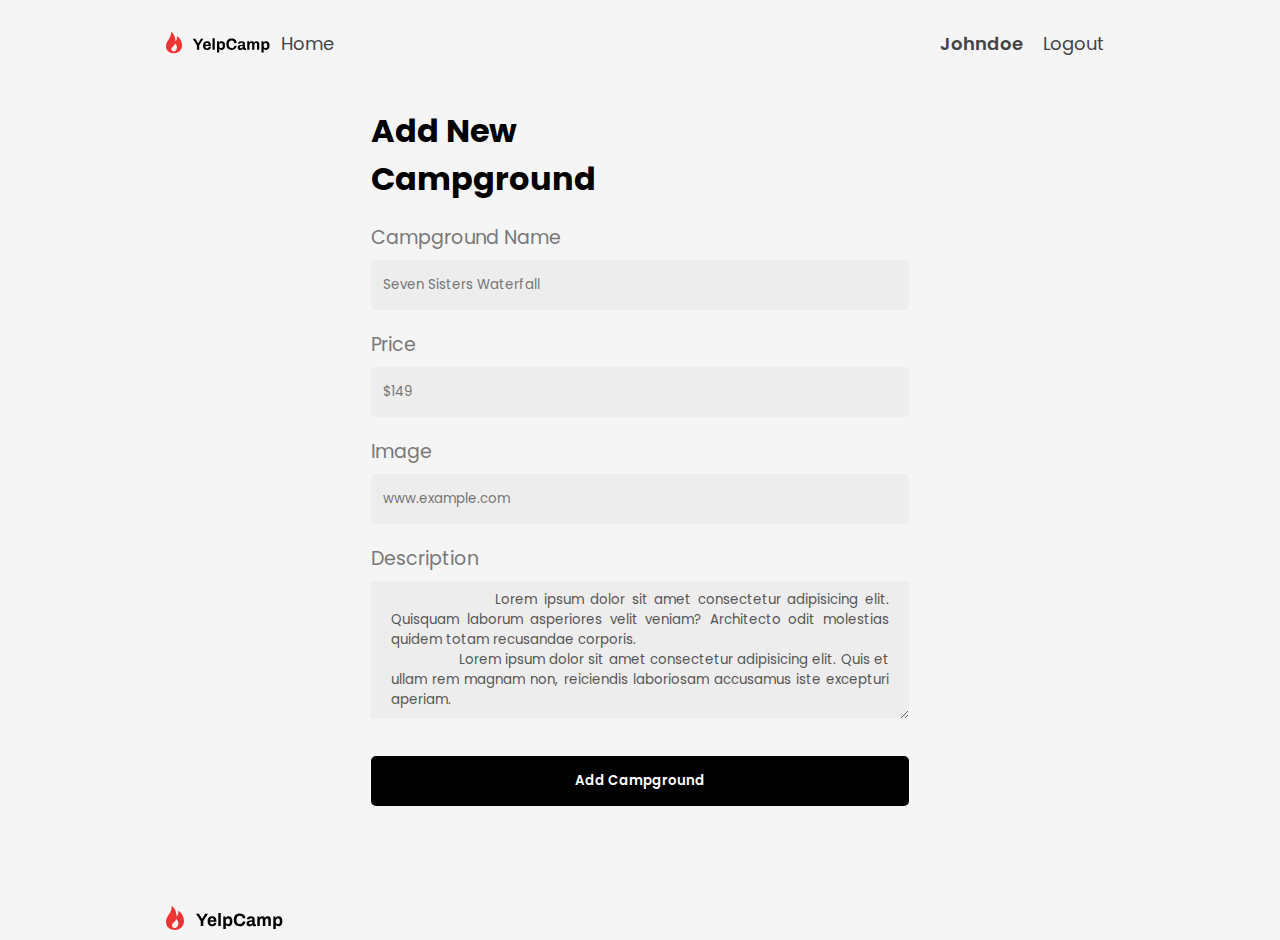
<file: Index.html>
<!DOCTYPE html>
<html lang="en">
  <head>
    <meta charset="UTF-8" />
    <meta name="viewport" content="width=device-width, initial-scale=1.0" />
    <title>Yelp Camp</title>
    <link
      rel="stylesheet"
      href="https://cdnjs.cloudflare.com/ajax/libs/font-awesome/4.7.0/css/font-awesome.css"
      integrity="sha512-5A8nwdMOWrSz20fDsjczgUidUBR8liPYU+WymTZP1lmY9G6Oc7HlZv156XqnsgNUzTyMefFTcsFH/tnJE/+xBg=="
      crossorigin="anonymous"
      referrerpolicy="no-referrer"
    />
    <link rel="stylesheet" href="/styles.css" />
  
</head>
  <body class="container">
    <header>
      <nav id="nav">
        <img src="/Assets/Logo.svg" alt="logo of yelpcamp" />
        <div class="links">
          <div class="left">
            <a href="#" class="home">Home</a>

            <ul class="right">
              <li><a href="#" class="username">Johndoe</a></li>
              <li><a href="#">Logout</a></li>
            </ul>
          </div>
        </div>
        <i class="fa fa-bars" aria-hidden="true"></i>
        <i class="fa fa-times" aria-hidden="true"></i>
      </nav>
    </header>

    <main class="main-container">
        <h1>Add New <br> Campground</h1>
        <form action="/Index.html">
            <label for="name">Campground Name</label> <br>
            <input type="text" name="name" id="name" placeholder="Seven Sisters Waterfall">
            <label for="price">Price</label> <br>
            <input type="text" name="price" id="price" placeholder="$149">
            <label for="image">Image</label> <br>
            <input type="text" name="image" id="image" placeholder="www.example.com">
            <label for="desc">Description</label> <br>
            <textarea rows="6" cols="3" id="desc">
                Lorem ipsum dolor sit amet consectetur adipisicing elit. Quisquam laborum asperiores velit veniam? Architecto odit molestias quidem totam recusandae corporis.
                Lorem ipsum dolor sit amet consectetur adipisicing elit. Quis et ullam rem magnam non, reiciendis laboriosam accusamus iste excepturi aperiam.
            </textarea>

            <input type="submit" value="Add Campground">
            
        </form>

    </main>
    <footer>
        <div class="logo-img">
            <img src="/Assets/Logo.svg" alt="image of the logo od YelpCamp">
        </div>
    </footer>

    <script src="/index.js"></script>
  </body>
</html>
</file>
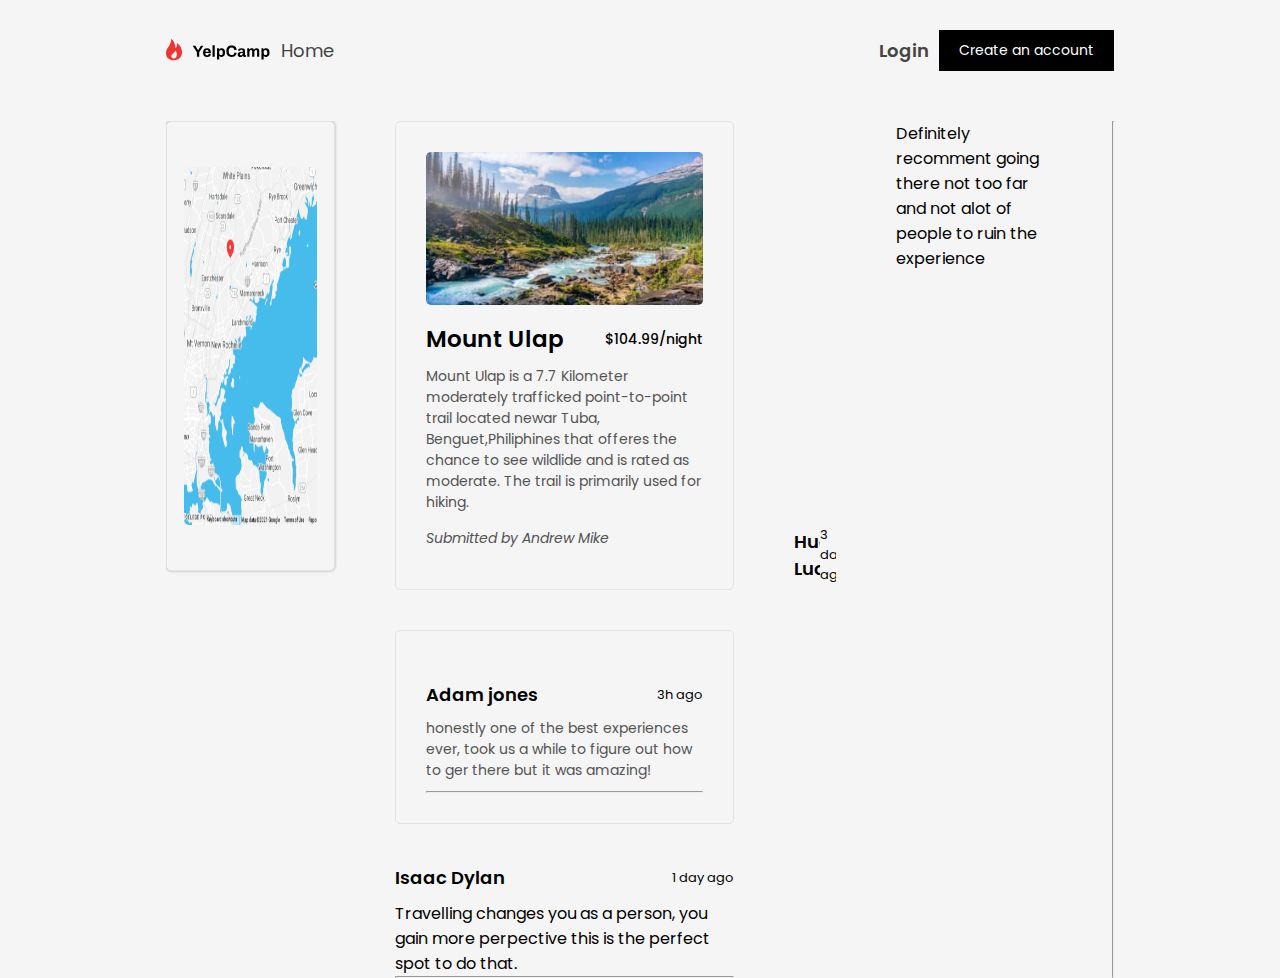
<file: Details.html>
<!DOCTYPE html>
<html lang="en">
<head>
    <meta charset="UTF-8">
    <meta name="viewport" content="width=device-width, initial-scale=1.0">
    <title>details</title>
       <link
      rel="stylesheet"
      href="https://cdnjs.cloudflare.com/ajax/libs/font-awesome/4.7.0/css/font-awesome.css"
      integrity="sha512-5A8nwdMOWrSz20fDsjczgUidUBR8liPYU+WymTZP1lmY9G6Oc7HlZv156XqnsgNUzTyMefFTcsFH/tnJE/+xBg=="
      crossorigin="anonymous"
      referrerpolicy="no-referrer"
    />
    <link rel="stylesheet" href="/styles.css" />
  
</head>
<body class="container">
     <header>
      <nav id="nav">
        <img src="/Assets/Logo.svg" alt="logo of yelpcamp" />
        <div class="links">
          <div class="left">
            <a href="#" class="home">Home</a>

            <ul class="right">
              <li><a href="#" class="username">Login</a></li>
              <li class="create"><a href="#" >Create an account</a></li>
            </ul>
          </div>
        </div>
        <i class="fa fa-bars" aria-hidden="true"></i>
        <i class="fa fa-times" aria-hidden="true"></i>
      </nav>
    </header>
    
    <main class="space detail">
        <div class="flex">

            <div class="left-card">
                <img src="/Assets/Map.png" alt="image of a map">
            </div>
            <div class="right">
                <div class="card">

                    <img src="/Assets/Camp Images/Compressed Images/Mount Ulap.jpg" alt=" image of a mountain's landscape">
                    <div class="title">
                        <p class="name">Mount Ulap</p>
                        <p class="rate">$104.99/night</p>
                    </div>
                    <p class="desc">
                        Mount Ulap is a 7.7 Kilometer moderately trafficked point-to-point trail
                        located newar Tuba, Benguet,Philiphines that offeres the chance to see wildlide and is rated as moderate. The trail is primarily used for hiking.
        
                    </p>
                    <p class="author">
                        Submitted by Andrew Mike
                    </p>
                </div>
                
                <div class="card">
                    <div class="title-head">
                    <p class="username">Adam jones</p>
                    <p class="time">3h ago</p>
                    </div>
                    <p class="desc">
                        honestly one of the best experiences ever, took us a while to figure out how to ger there but it was amazing!
                    </p>
                    <hr>
                </div>
                    <div class="title-head">
                    <p class="username">Isaac Dylan</p>
                    <p class="time">1 day ago</p>
                    </div>
                    <p class="desc">
                        Travelling changes you as a person, you gain more perpective this is the perfect spot to do that.
                    </p>
                    <hr>
                </div>
                    <div class="title-head">
                    <p class="username">Hudson Luca</p>
                    <p class="time">3 days ago</p>
                    </div>
                    <p class="desc">
                        Definitely recomment going there not too far and not alot of people to ruin the experience
                    </p>
                    <hr>
                </div>
            </div>
        </div>
    </main>
    
</body>
</html>
</file>
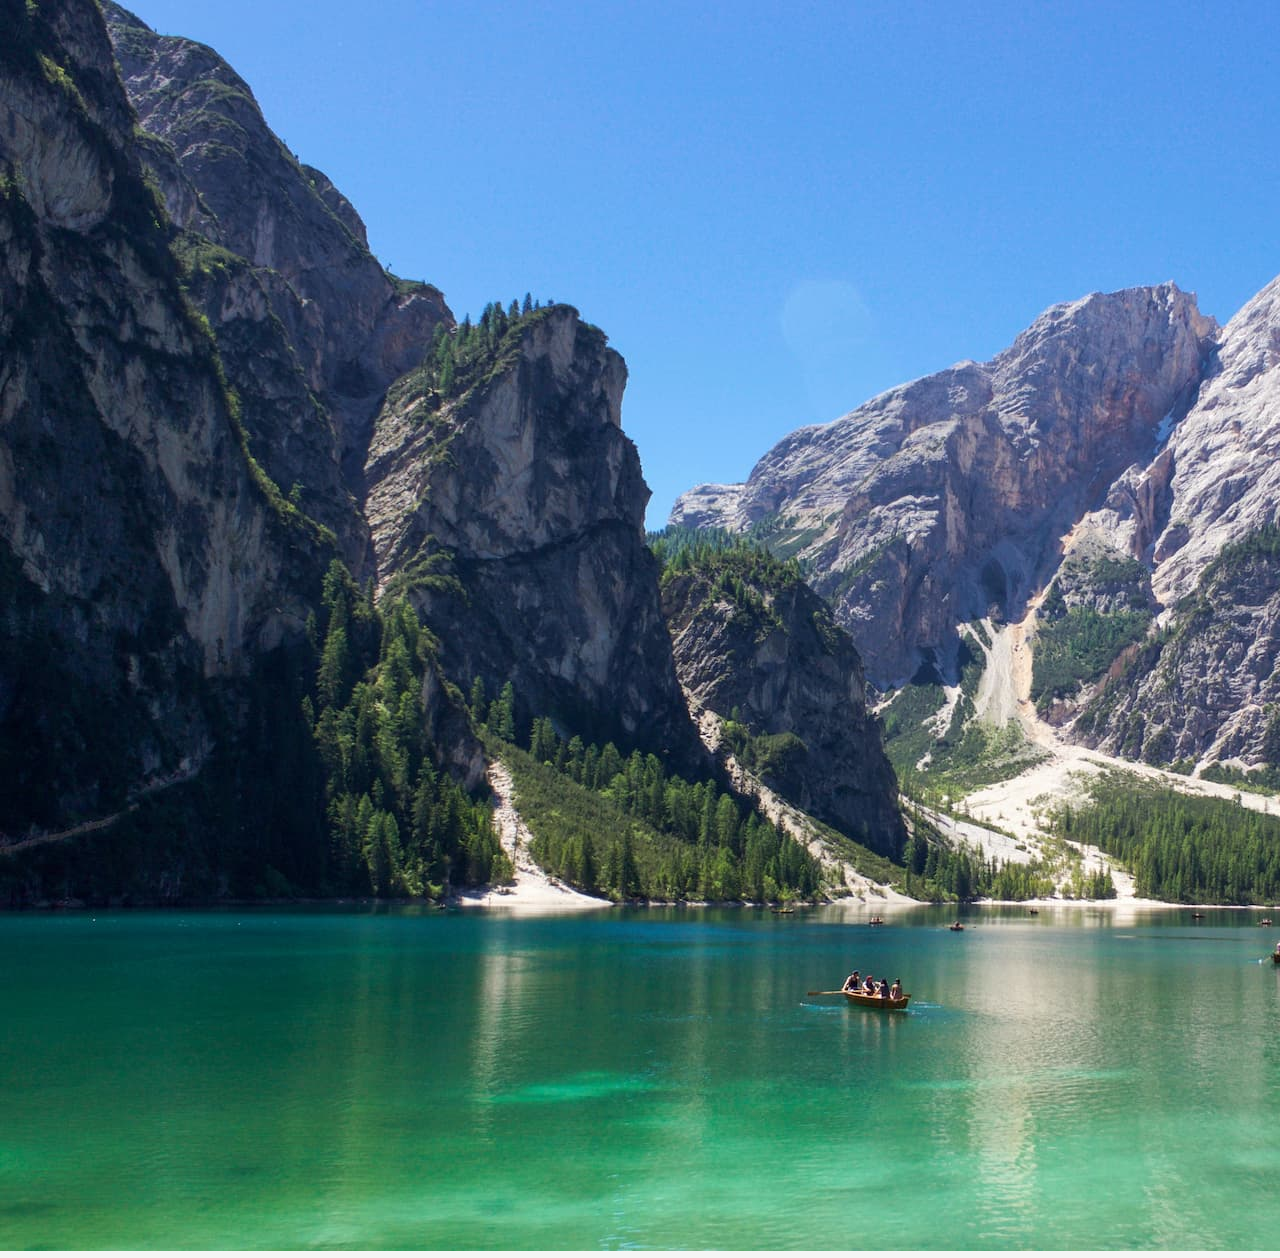
<file: explore.html>
<!DOCTYPE html>
<html lang="en">
<head>
    <meta charset="UTF-8">
    <meta name="viewport" content="width=device-width, initial-scale=1.0">
    <title>Explore</title>
      <link
      rel="stylesheet"
      href="https://cdnjs.cloudflare.com/ajax/libs/font-awesome/4.7.0/css/font-awesome.css"
      integrity="sha512-5A8nwdMOWrSz20fDsjczgUidUBR8liPYU+WymTZP1lmY9G6Oc7HlZv156XqnsgNUzTyMefFTcsFH/tnJE/+xBg=="
      crossorigin="anonymous"
      referrerpolicy="no-referrer"
    />
    <link rel="stylesheet" href="/styles.css" />
</head>
<body>
    <section>
        <div class="left">

        </div>
        <div class="right">
            <img src="/Assets/Camp Images/High Quality Images/Buloy Springs.jpg" alt="">
        </div>
    </section>
</body>
</html>
</file>
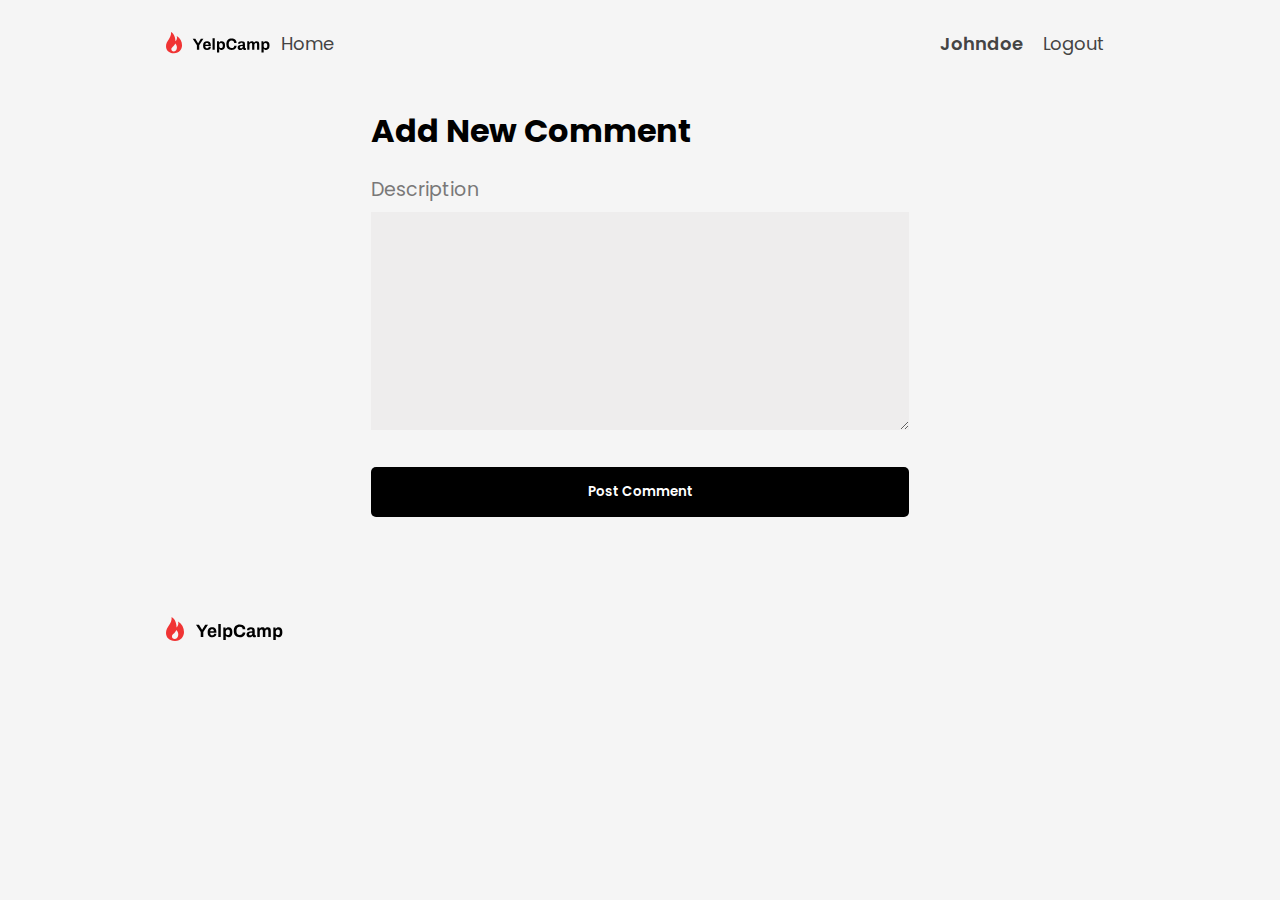
<file: newcomment.html>
<!DOCTYPE html>
<html lang="en">
  <head>
    <meta charset="UTF-8" />
    <meta name="viewport" content="width=device-width, initial-scale=1.0" />
    <title>Add a new comment</title>
    <link
      rel="stylesheet"
      href="https://cdnjs.cloudflare.com/ajax/libs/font-awesome/4.7.0/css/font-awesome.css"
      integrity="sha512-5A8nwdMOWrSz20fDsjczgUidUBR8liPYU+WymTZP1lmY9G6Oc7HlZv156XqnsgNUzTyMefFTcsFH/tnJE/+xBg=="
      crossorigin="anonymous"
      referrerpolicy="no-referrer"
    />
    <link rel="stylesheet" href="/styles.css" />
  </head>
  <body class="container">
    <header>
      <nav id="nav">
        <img src="/Assets/Logo.svg" alt="logo of yelpcamp" />
        <div class="links">
          <div class="left">
            <a href="#" class="home">Home</a>

            <ul class="right">
              <li><a href="#" class="username">Johndoe</a></li>
              <li><a href="#">Logout</a></li>
            </ul>
          </div>
        </div>
        <i class="fa fa-bars" aria-hidden="true"></i>
        <i class="fa fa-times" aria-hidden="true"></i>
      </nav>
    </header>

    <main class="main-container">
      <h1>Add New Comment</h1>
      <label for="desc">Description</label>
      <textarea name="desc" id="desc" cols="3" rows="10"></textarea>

      <input type="submit" value="Post Comment" />
    </main>

    <footer>
      <div class="logo-img">
        <img src="/Assets/Logo.svg" alt="image of the logo od YelpCamp" />
      </div>
    </footer>

    <script src="/index.js"></script>
  </body>
</html>
</file>
<file: styles.css>
@import url("https://fonts.googleapis.com/css2?family=Poppins:wght@100;200;300;400;500;600;700;800;900&display=swap");

* {
  padding: 0;
  margin: 0;
  box-sizing: border-box;
  background: #f5f5f5;
  font-family: "Poppins", sans-serif;
  overflow-x: hidden;
}
html {
  width: 100vw;
  height: 100%;
}
.container {
  margin: 30px 13vw;
}
.main-container {
  margin: 50px 16vw;
}
.space{
    margin-top: 50px;
}
a {
  text-decoration: none;
  color: #444444;
  font-size: 18px;
}
.fa-bars, .fa-times {
  display: none;
}
.username {
  columns: #181818;
  font-weight: 600;
}

nav {
  display: flex;
  justify-content: space-between;
  align-items: center;
}
.links {
  width: 100%;
  transition: 0.3s;
}
nav .left {
  display: flex;
  align-items: center;
  justify-content: space-between;
    transition: 0.3s all ease-in-out;
}
nav .left a {
  margin-left: 25px;
}
ul {
  display: inherit;
  align-items: center;
}
ul li {
  list-style: none;
}
ul li a {
  margin-right: 10px;
}

@media screen and (max-width: 768px) {

  .links {
    display: none;
  }
  .links.active {
    display: flex;
  }
  .left {
    flex-direction: column;
    position: absolute;
    left: 0;
    top: 100px;
    align-items: center;
    width: 100%;
    background: #363636;
    color: #fff;
    padding: 20px 0;
  
  }
  .left ul {
    flex-direction: column;
    background: #363636;
  }
  .left .right li {
    background: #363636;
    color: #fff;
  }
  .left a,
  .left li {
    background: #363636;
    margin-bottom: 20px;
    color: #fff;
  }
  .fa-bars {
    display: block;
  }
  .container {
    margin: 50px 7vw;
  }
  .main-container {
  margin: 50px 8vw;
}

h1{
    font-size: 22px;
}
label{
    font-size: 16px;
   
}
.flex{
    flex-direction: column-reverse;
}
.card{
    width: 100%;
}
.left-card{
     margin-left: 100px;
}
}

/* ====================== main ================= */
form {
  width: 100%;
  color: #616161;
}
h1 {
  margin-bottom: 20px;
}
input[type="text"] {
  width: 100%;
  border: none;
  background-color: #eeeded;
  padding: 15px 12px;
  margin-bottom: 20px;
  margin-top: 8px;
  border-radius: 5px;
}
label {
  font-size: 19px;
   color: #797878;
}
textarea {
  width: 100%;
  margin-top: 8px;
  text-align: justify;
  background-color: #eeeded;
  border: none;
  padding: 9px 20px;
  color: #555;
}
input[type="text"]:focus,
textarea:focus {
  border: 1px solid rgb(250, 150, 150);
  outline: none;
}
input[type="submit"] {
  background: #000;
  color: #fff;
  text-align: center;
  padding: 15px 9px;
  margin-top: 30px;
  width: 100%;
  border: none;
  border-radius: 5px;
  font-weight: 600;
}
footer {
  margin: 100px 0px 0px 0px;
}
/* ================= Details page ========== */

.create, .create a{
    background: #000;
    color: #fff;
    text-align: center;
     margin-left: 0px;
     font-size: 14px;
}
nav .left a{
     margin-left: 10px;

}
.create{
    padding: 10px;
   
}
.left-card{
    position: relative;
    width: 60vw;
    height: 450px;
    border: 1px solid #e2e2e2;
    box-shadow: 0 0 3px rgba(0,0,0,0.3);
    border-radius: 5px;
   

   
}
    .left-card img{
        position: absolute;
        top: 10%;
        left: 10%;
        width: 80%;
        height: 80%;
        border-radius: 5px;
    }

.flex{
    display: flex;
    justify-content: space-between;
    gap: 60px;
    }

.card{
    border:1px solid #e2e2e2;
    text-align: center;
    padding: 30px;
    border-radius: 5px;
    margin-bottom: 40px;

}
.col{
    display: inherit;
    flex-direction: column;
}
.card img{
    width: 100%;
    border-radius: 5px;
    margin-bottom: 10px;
}
.title{
    display: flex;
    justify-content: space-between;
    margin-bottom: 10px;
    align-items: center;
}
.title p.name{
    font-size: 23px;
    font-weight: 600;
}
.title p.rate{
    font-size: 14px;
    font-weight: 500;
}
.card .desc, .card .author{
    text-align: left;
    margin-bottom: 10px;
    color: #535353;
     font-size: 14px;
}

.card .author{
    margin-top: 15px;

    font-style: italic;
}
.title-head{
    display: flex;
    justify-content: space-between;
    align-items: center;
    margin-bottom: 10px;
    margin-top: 20px;
}

.title-head .username{
    font-weight: 600;
    font-size: 18px;
}
.title-head .time{
    font-size: 13px;
}
.title-head .desc{
    margin-bottom: 20px;
}
.btns{
    display: flex;
    justify-content: flex-end;
}
.btn{
    background: #000;
    color: #fff;
    display: inherit;
    align-items: center;
    justify-content:space-evenly;
    padding: 10px 15px;
     margin-top: 10px;
     border: none;
}
.btn img{
    width: 26px;
    height:26px;
    background: #000;
    margin: 0;
    margin-right: 7px;
   
}
.btn p{
    font-size: 18px;
    font-weight: 600;
    background: #000;
}
</file>
